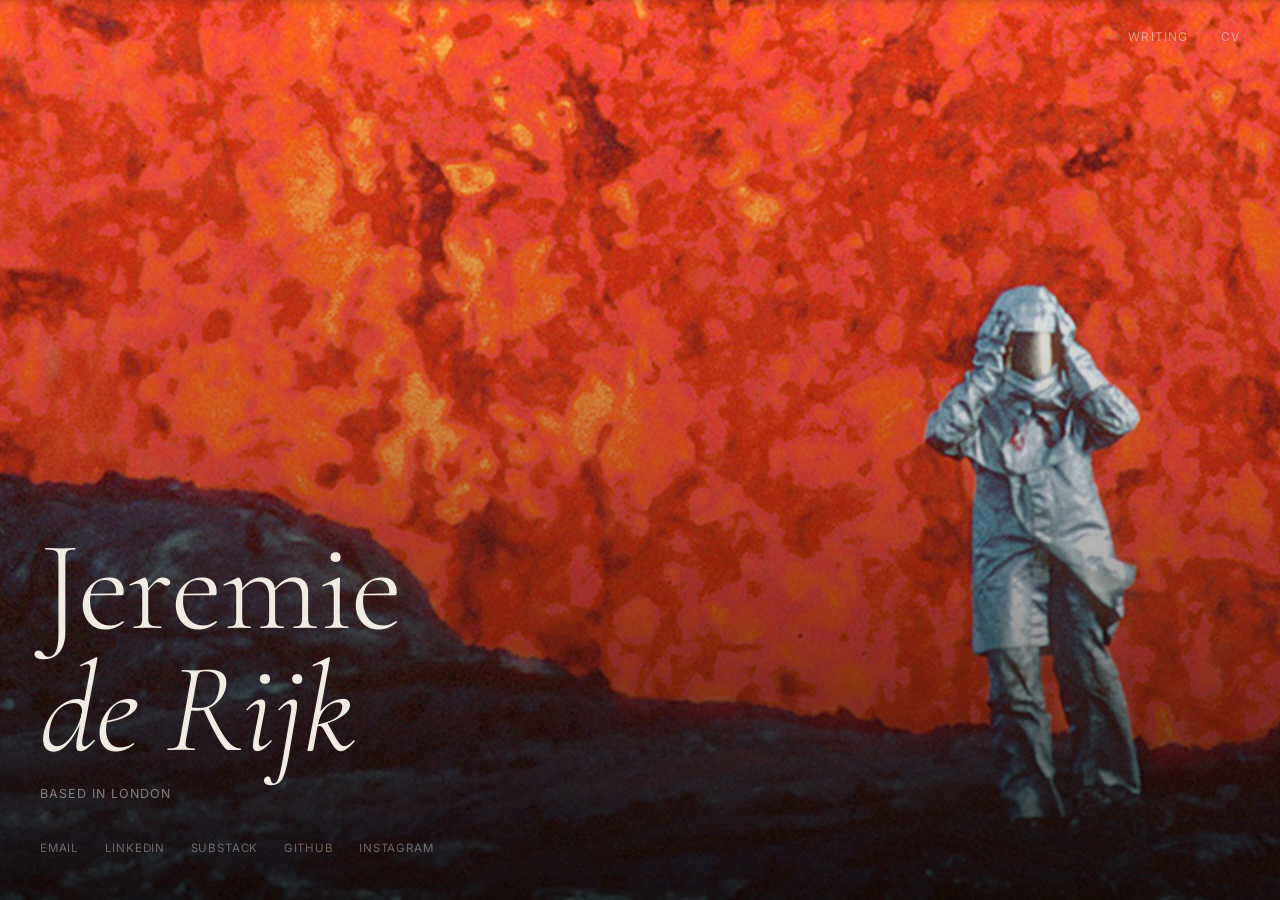
<file: index.html>
<!DOCTYPE html>
<html lang="en">
<head>
  <meta charset="UTF-8" />
  <meta name="viewport" content="width=device-width, initial-scale=1.0" />
  <title>Jeremie de Rijk</title>
  <link rel="preconnect" href="https://fonts.googleapis.com">
  <link rel="preconnect" href="https://fonts.gstatic.com" crossorigin>
  <link href="https://fonts.googleapis.com/css2?family=Cormorant+Garamond:ital,wght@0,300;0,400;1,300;1,400&family=Inter:wght@300;400&display=swap" rel="stylesheet">
  <link rel="stylesheet" href="landing.css" />
</head>
<body>

  <nav>
    <a href="writing.html">Writing</a>
    <a href="CV-14.pdf" target="_blank">CV</a>
  </nav>

  <main>
    <div class="name">
      <h1>Jeremie<br/><em>de Rijk</em></h1>
      <p>Based in London</p>
    </div>

    <footer>
      <a href="mailto:Jeremiederijk@gmail.com">Email</a>
      <a href="https://www.linkedin.com/in/jeremiederijk/" target="_blank">LinkedIn</a>
      <a href="https://substack.com/@itsjeremie" target="_blank">Substack</a>
      <a href="https://github.com/itsjeremie" target="_blank">GitHub</a>
      <a href="https://www.instagram.com/itsjeremie/" target="_blank">Instagram</a>
    </footer>
  </main>

</body>
</html>
</file>
<file: landing.css>
*, *::before, *::after { box-sizing: border-box; margin: 0; padding: 0; }
html, body { height: 100%; }

body {
  font-family: 'Inter', -apple-system, sans-serif;
  color: #f0ece3;
  min-height: 100vh;
  display: flex;
  flex-direction: column;
  background-image: url('bg.png');
  background-size: cover;
  background-position: center;
}

/* subtle gradient to darken bottom-left where text sits */
body::before {
  content: '';
  position: fixed;
  inset: 0;
  background: linear-gradient(
    to top,
    rgba(6, 5, 3, 0.7) 0%,
    rgba(6, 5, 3, 0.2) 50%,
    rgba(6, 5, 3, 0.0) 100%
  );
  pointer-events: none;
}

nav, main { position: relative; z-index: 1; }

/* ── NAV ── */
nav {
  display: flex;
  justify-content: flex-end;
  gap: 2rem;
  padding: 1.8rem 2.5rem;
}
nav a {
  font-size: 0.75rem;
  letter-spacing: 0.1em;
  text-transform: uppercase;
  color: rgba(240, 236, 227, 0.55);
  text-decoration: none;
  transition: color 0.2s;
}
nav a:hover { color: #f0ece3; }

/* ── MAIN ── */
main {
  flex: 1;
  display: flex;
  flex-direction: column;
  justify-content: flex-end;
  padding: 0 2.5rem 2.8rem;
}

.name h1 {
  font-family: 'Cormorant Garamond', Georgia, serif;
  font-size: clamp(4rem, 10vw, 8rem);
  font-weight: 300;
  line-height: 0.95;
  letter-spacing: -0.01em;
  margin-bottom: 1rem;
}
.name h1 em { font-style: italic; }
.name p {
  font-size: 0.78rem;
  letter-spacing: 0.08em;
  text-transform: uppercase;
  color: rgba(240, 236, 227, 0.5);
  margin-bottom: 2.5rem;
}

/* ── SOCIALS ── */
footer {
  display: flex;
  flex-wrap: wrap;
  gap: 0.3rem 1.6rem;
}
footer a {
  font-size: 0.72rem;
  letter-spacing: 0.07em;
  text-transform: uppercase;
  color: rgba(240, 236, 227, 0.4);
  text-decoration: none;
  transition: color 0.2s;
}
footer a:hover { color: rgba(240, 236, 227, 0.9); }

/* ── RESPONSIVE ── */
@media (max-width: 600px) {
  nav { padding: 1.4rem 1.5rem; }
  main { padding: 0 1.5rem 2rem; }
}
</file>
